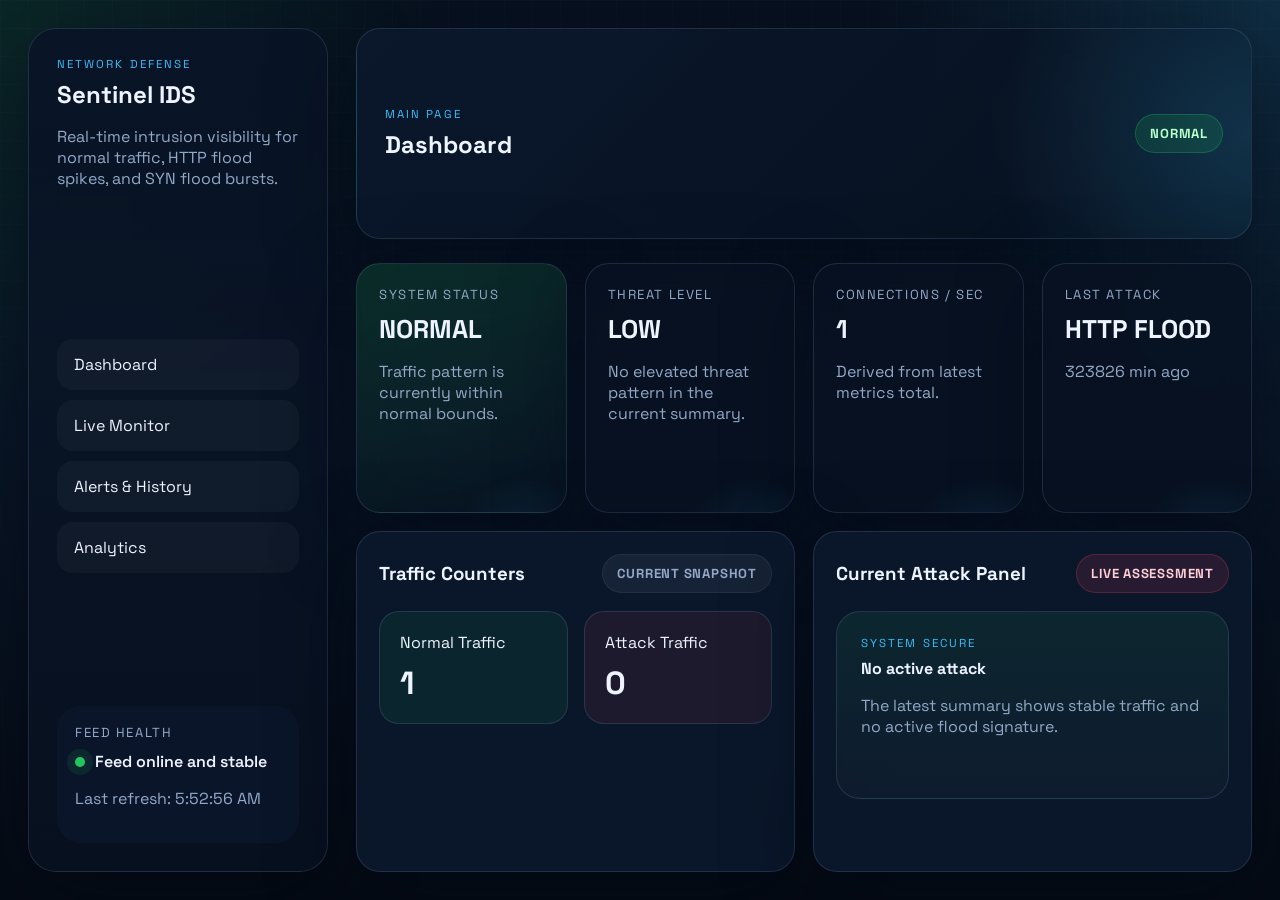
<file: index.html>
<!DOCTYPE html>
<html lang="en">
  <head>
    <meta charset="UTF-8" />
    <meta http-equiv="refresh" content="0; url=./dashboard.html" />
    <meta name="viewport" content="width=device-width, initial-scale=1.0" />
    <title>Sentinel IDS</title>
  </head>
  <body>
    <p>Redirecting to <a href="./dashboard.html">Dashboard</a>...</p>
  </body>
</html>
</file>
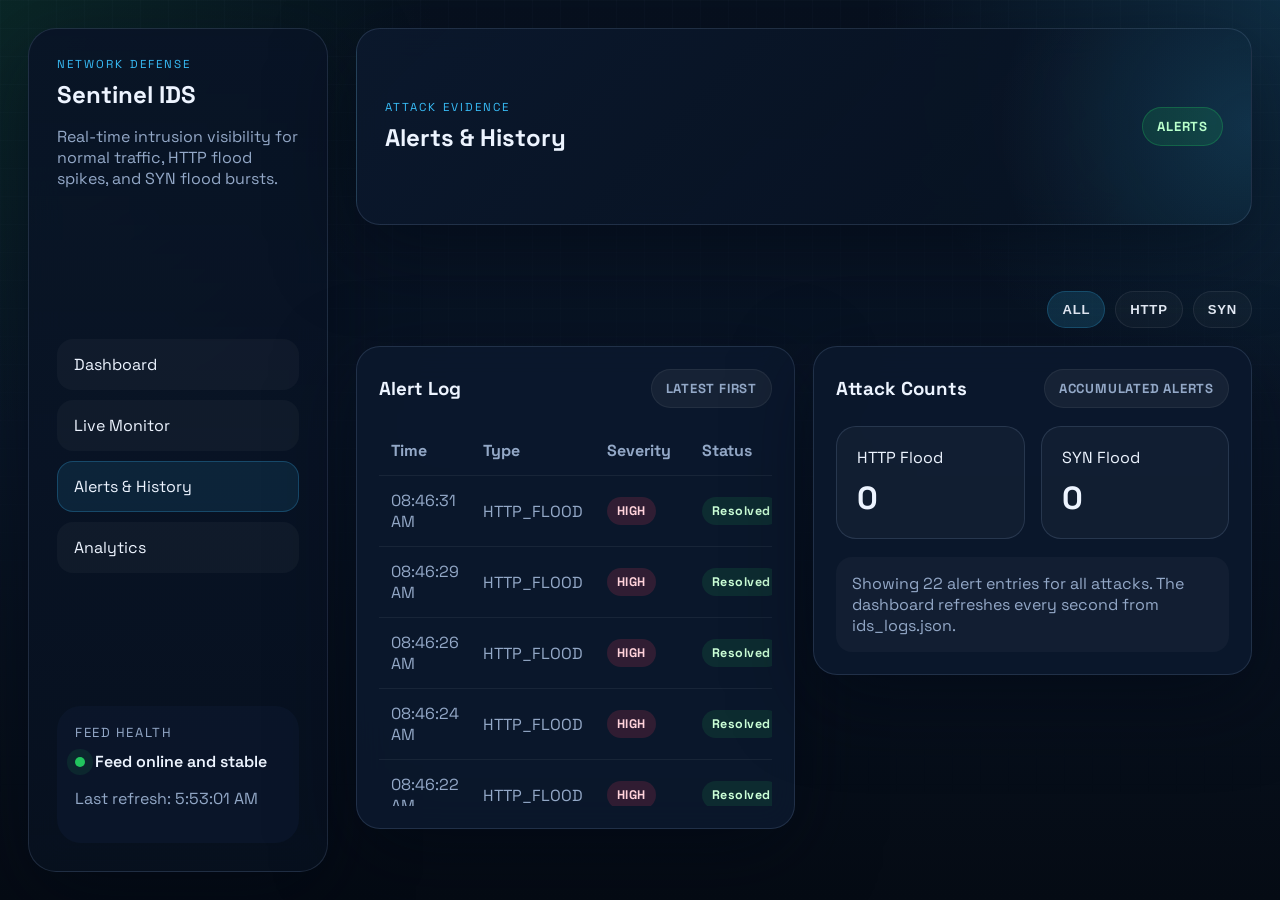
<file: alerts.html>
<!DOCTYPE html>
<html lang="en">
  <head>
    <meta charset="UTF-8" />
    <meta name="viewport" content="width=device-width, initial-scale=1.0" />
    <title>Sentinel IDS - Alerts</title>
    <link rel="preconnect" href="https://fonts.googleapis.com" />
    <link rel="preconnect" href="https://fonts.gstatic.com" crossorigin />
    <link
      href="https://fonts.googleapis.com/css2?family=Space+Grotesk:wght@400;500;700&family=JetBrains+Mono:wght@400;600&display=swap"
      rel="stylesheet"
    />
    <link rel="stylesheet" href="./styles.css" />
  </head>
  <body>
    <div class="app-shell">
      <aside class="sidebar">
        <div>
          <p class="eyebrow">Network Defense</p>
          <h1>Sentinel IDS</h1>
          <p class="sidebar-copy">
            Real-time intrusion visibility for normal traffic, HTTP flood spikes,
            and SYN flood bursts.
          </p>
        </div>

        <nav class="nav-links">
          <a href="dashboard.html">Dashboard</a>
          <a href="monitor.html">Live Monitor</a>
          <a href="alerts.html">Alerts &amp; History</a>
          <a href="analytics.html">Analytics</a>
        </nav>

        <div class="dock-card">
          <p class="dock-label">Feed Health</p>
          <div class="feed-row">
            <span id="poll-indicator" class="indicator"></span>
            <span id="poll-status">Waiting for logs...</span>
          </div>
          <p id="last-updated" class="dock-meta">No refresh yet</p>
        </div>
      </aside>

      <main class="content">
        <header class="hero">
          <div>
            <p class="eyebrow">Attack Evidence</p>
            <h2>Alerts &amp; History</h2>
          </div>
          <div class="hero-badge">ALERTS</div>
        </header>

        <section class="panel-group">
          <div class="section-heading">
            <div></div>
            <div class="filters" id="filters">
              <button class="filter active" data-filter="ALL">All</button>
              <button class="filter" data-filter="HTTP_FLOOD">HTTP</button>
              <button class="filter" data-filter="SYN_FLOOD">SYN</button>
            </div>
          </div>

          <div class="two-column history-layout">
            <article class="panel history-panel">
              <div class="panel-head">
                <h3>Alert Log</h3>
                <span class="chip">Latest first</span>
              </div>
              <div class="table-shell">
                <table>
                  <thead>
                    <tr>
                      <th>Time</th>
                      <th>Type</th>
                      <th>Severity</th>
                      <th>Status</th>
                    </tr>
                  </thead>
                  <tbody id="alerts-table"></tbody>
                </table>
              </div>
            </article>

            <article class="panel">
              <div class="panel-head">
                <h3>Attack Counts</h3>
                <span class="chip">Accumulated alerts</span>
              </div>
              <div class="attack-counts">
                <div class="count-box">
                  <p>HTTP Flood</p>
                  <strong id="http-count">0</strong>
                </div>
                <div class="count-box">
                  <p>SYN Flood</p>
                  <strong id="syn-count">0</strong>
                </div>
              </div>
              <div class="history-note" id="history-note"></div>
            </article>
          </div>
        </section>
      </main>
    </div>

    <script src="./app.js"></script>
  </body>
</html>
</file>
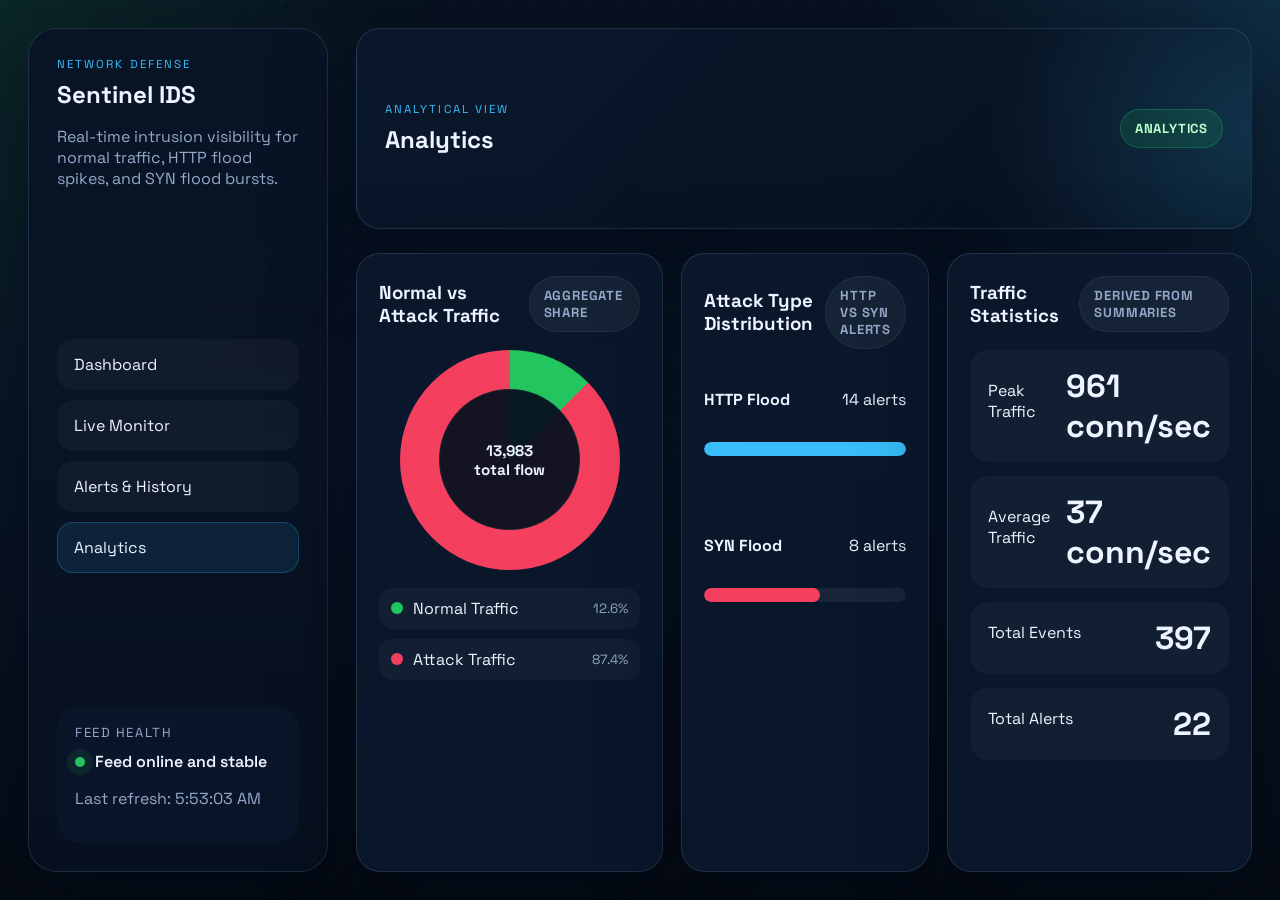
<file: analytics.html>
<!DOCTYPE html>
<html lang="en">
  <head>
    <meta charset="UTF-8" />
    <meta name="viewport" content="width=device-width, initial-scale=1.0" />
    <title>Sentinel IDS - Analytics</title>
    <link rel="preconnect" href="https://fonts.googleapis.com" />
    <link rel="preconnect" href="https://fonts.gstatic.com" crossorigin />
    <link
      href="https://fonts.googleapis.com/css2?family=Space+Grotesk:wght@400;500;700&family=JetBrains+Mono:wght@400;600&display=swap"
      rel="stylesheet"
    />
    <link rel="stylesheet" href="./styles.css" />
  </head>
  <body>
    <div class="app-shell">
      <aside class="sidebar">
        <div>
          <p class="eyebrow">Network Defense</p>
          <h1>Sentinel IDS</h1>
          <p class="sidebar-copy">
            Real-time intrusion visibility for normal traffic, HTTP flood spikes,
            and SYN flood bursts.
          </p>
        </div>

        <nav class="nav-links">
          <a href="dashboard.html">Dashboard</a>
          <a href="monitor.html">Live Monitor</a>
          <a href="alerts.html">Alerts &amp; History</a>
          <a href="analytics.html">Analytics</a>
        </nav>

        <div class="dock-card">
          <p class="dock-label">Feed Health</p>
          <div class="feed-row">
            <span id="poll-indicator" class="indicator"></span>
            <span id="poll-status">Waiting for logs...</span>
          </div>
          <p id="last-updated" class="dock-meta">No refresh yet</p>
        </div>
      </aside>

      <main class="content">
        <header class="hero">
          <div>
            <p class="eyebrow">Analytical View</p>
            <h2>Analytics</h2>
          </div>
          <div class="hero-badge">ANALYTICS</div>
        </header>

        <section class="panel-group">
          <div class="monitor-grid analytics-grid">
            <article class="panel">
              <div class="panel-head">
                <h3>Normal vs Attack Traffic</h3>
                <span class="chip">Aggregate share</span>
              </div>
              <div class="donut-wrap">
                <div id="overall-donut" class="donut-chart large"></div>
                <div id="overall-legend" class="legend"></div>
              </div>
            </article>

            <article class="panel">
              <div class="panel-head">
                <h3>Attack Type Distribution</h3>
                <span class="chip">HTTP vs SYN alerts</span>
              </div>
              <div id="distribution-bars" class="distribution-bars"></div>
            </article>

            <article class="panel">
              <div class="panel-head">
                <h3>Traffic Statistics</h3>
                <span class="chip">Derived from summaries</span>
              </div>
              <div class="stats-stack">
                <div class="stack-row">
                  <span>Peak Traffic</span>
                  <strong id="peak-traffic">0 conn/sec</strong>
                </div>
                <div class="stack-row">
                  <span>Average Traffic</span>
                  <strong id="avg-traffic">0 conn/sec</strong>
                </div>
                <div class="stack-row">
                  <span>Total Events</span>
                  <strong id="total-events">0</strong>
                </div>
                <div class="stack-row">
                  <span>Total Alerts</span>
                  <strong id="total-alerts">0</strong>
                </div>
              </div>
            </article>
          </div>
        </section>
      </main>
    </div>

    <script src="./app.js"></script>
  </body>
</html>
</file>
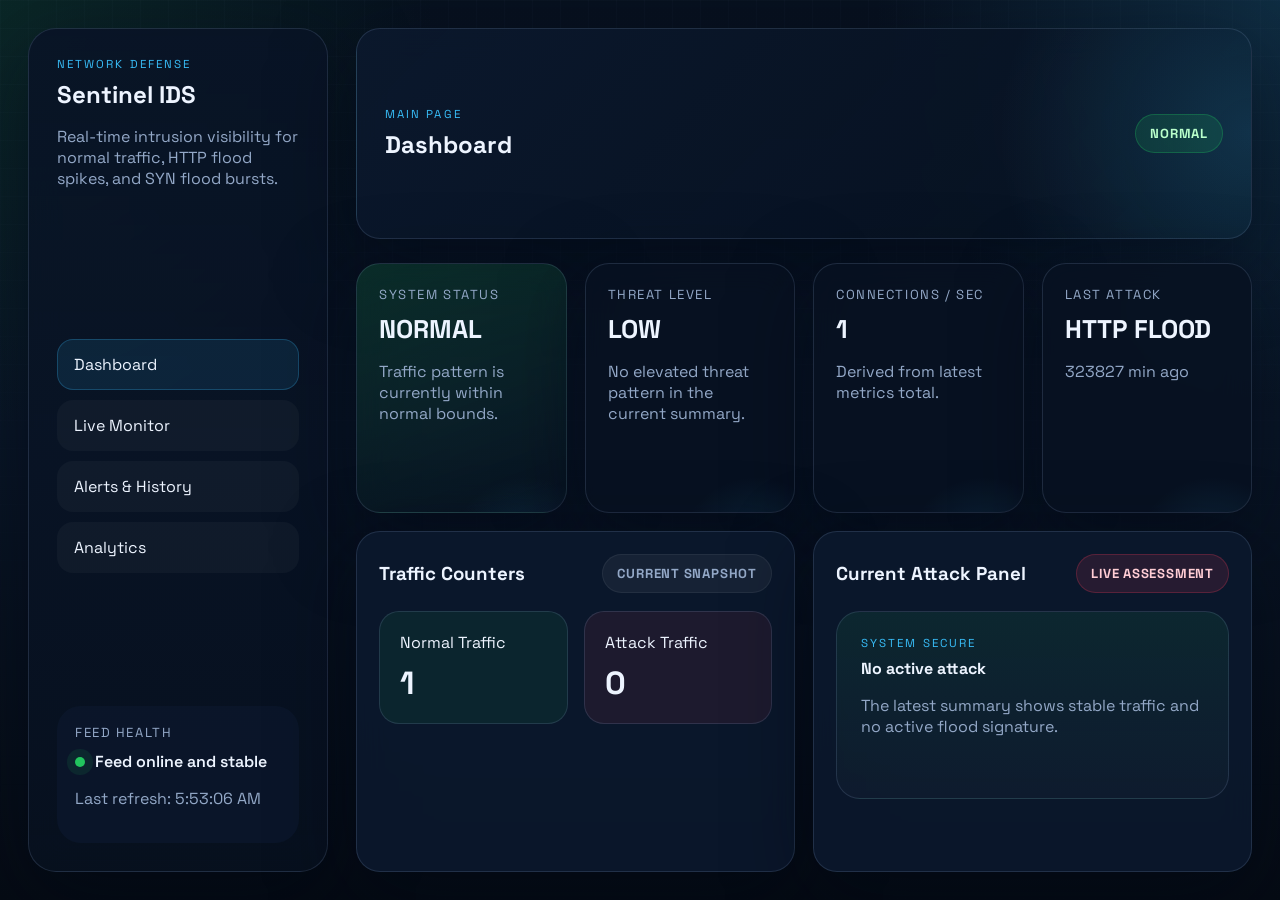
<file: dashboard.html>
<!DOCTYPE html>
<html lang="en">
  <head>
    <meta charset="UTF-8" />
    <meta name="viewport" content="width=device-width, initial-scale=1.0" />
    <title>Sentinel IDS - Dashboard</title>
    <link rel="preconnect" href="https://fonts.googleapis.com" />
    <link rel="preconnect" href="https://fonts.gstatic.com" crossorigin />
    <link
      href="https://fonts.googleapis.com/css2?family=Space+Grotesk:wght@400;500;700&family=JetBrains+Mono:wght@400;600&display=swap"
      rel="stylesheet"
    />
    <link rel="stylesheet" href="./styles.css" />
  </head>
  <body>
    <div class="app-shell">
      <aside class="sidebar">
        <div>
          <p class="eyebrow">Network Defense</p>
          <h1>Sentinel IDS</h1>
          <p class="sidebar-copy">
            Real-time intrusion visibility for normal traffic, HTTP flood spikes,
            and SYN flood bursts.
          </p>
        </div>

        <nav class="nav-links">
          <a href="dashboard.html">Dashboard</a>
          <a href="monitor.html">Live Monitor</a>
          <a href="alerts.html">Alerts &amp; History</a>
          <a href="analytics.html">Analytics</a>
        </nav>

        <div class="dock-card">
          <p class="dock-label">Feed Health</p>
          <div class="feed-row">
            <span id="poll-indicator" class="indicator"></span>
            <span id="poll-status">Waiting for logs...</span>
          </div>
          <p id="last-updated" class="dock-meta">No refresh yet</p>
        </div>
      </aside>

      <main class="content">
        <header class="hero">
          <div>
            <p class="eyebrow">Main Page</p>
            <h2>Dashboard</h2>
          </div>
          <div class="hero-badge" id="hero-status-badge">NORMAL</div>
        </header>

        <section class="panel-group">
          <div class="stats-grid">
            <article class="stat-card status-card">
              <p class="card-label">System Status</p>
              <h4 id="system-status">Loading...</h4>
              <p id="system-status-copy" class="muted">
                Inspecting latest summary event.
              </p>
            </article>

            <article class="stat-card">
              <p class="card-label">Threat Level</p>
              <h4 id="threat-level">-</h4>
              <p id="threat-copy" class="muted">Awaiting detection data.</p>
            </article>

            <article class="stat-card">
              <p class="card-label">Connections / sec</p>
              <h4 id="connections-sec">0</h4>
              <p class="muted">Derived from latest metrics total.</p>
            </article>

            <article class="stat-card">
              <p class="card-label">Last Attack</p>
              <h4 id="last-attack">No alerts yet</h4>
              <p id="last-attack-time" class="muted">Monitoring log stream.</p>
            </article>
          </div>

          <div class="two-column">
            <article class="panel">
              <div class="panel-head">
                <h3>Traffic Counters</h3>
                <span class="chip">Current snapshot</span>
              </div>
              <div class="traffic-counters">
                <div class="counter normal">
                  <p>Normal Traffic</p>
                  <strong id="normal-traffic">0</strong>
                </div>
                <div class="counter attack">
                  <p>Attack Traffic</p>
                  <strong id="attack-traffic">0</strong>
                </div>
              </div>
            </article>

            <article class="panel">
              <div class="panel-head">
                <h3>Current Attack Panel</h3>
                <span class="chip danger">Live assessment</span>
              </div>
              <div id="attack-panel" class="attack-panel secure">
                <div>
                  <p class="eyebrow">System Secure</p>
                  <h4>No active attack</h4>
                  <p class="muted">Normal traffic is currently dominant.</p>
                </div>
              </div>
            </article>
          </div>
        </section>
      </main>
    </div>

    <script src="./app.js"></script>
  </body>
</html>
</file>
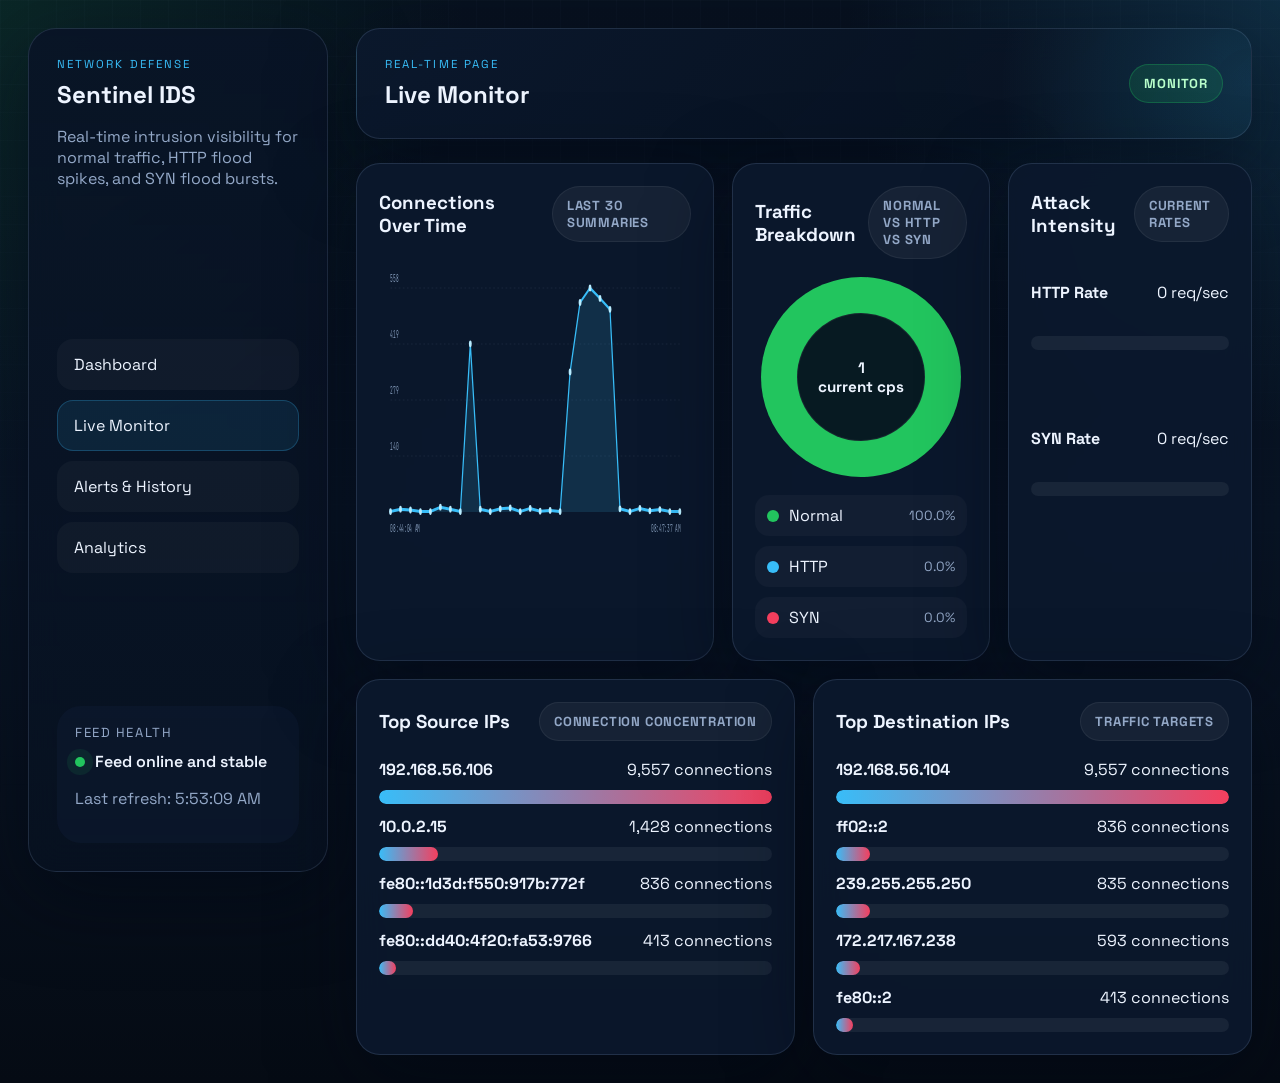
<file: monitor.html>
<!DOCTYPE html>
<html lang="en">
  <head>
    <meta charset="UTF-8" />
    <meta name="viewport" content="width=device-width, initial-scale=1.0" />
    <title>Sentinel IDS - Live Monitor</title>
    <link rel="preconnect" href="https://fonts.googleapis.com" />
    <link rel="preconnect" href="https://fonts.gstatic.com" crossorigin />
    <link
      href="https://fonts.googleapis.com/css2?family=Space+Grotesk:wght@400;500;700&family=JetBrains+Mono:wght@400;600&display=swap"
      rel="stylesheet"
    />
    <link rel="stylesheet" href="./styles.css" />
  </head>
  <body>
    <div class="app-shell">
      <aside class="sidebar">
        <div>
          <p class="eyebrow">Network Defense</p>
          <h1>Sentinel IDS</h1>
          <p class="sidebar-copy">
            Real-time intrusion visibility for normal traffic, HTTP flood spikes,
            and SYN flood bursts.
          </p>
        </div>

        <nav class="nav-links">
          <a href="dashboard.html">Dashboard</a>
          <a href="monitor.html">Live Monitor</a>
          <a href="alerts.html">Alerts &amp; History</a>
          <a href="analytics.html">Analytics</a>
        </nav>

        <div class="dock-card">
          <p class="dock-label">Feed Health</p>
          <div class="feed-row">
            <span id="poll-indicator" class="indicator"></span>
            <span id="poll-status">Waiting for logs...</span>
          </div>
          <p id="last-updated" class="dock-meta">No refresh yet</p>
        </div>
      </aside>

      <main class="content">
        <header class="hero">
          <div>
            <p class="eyebrow">Real-Time Page</p>
            <h2>Live Monitor</h2>
          </div>
          <div class="hero-badge">MONITOR</div>
        </header>

        <section class="panel-group">
          <div class="monitor-grid">
            <article class="panel wide">
              <div class="panel-head">
                <h3>Connections Over Time</h3>
                <span class="chip">Last 30 summaries</span>
              </div>
              <div id="line-chart" class="chart-card"></div>
            </article>

            <article class="panel">
              <div class="panel-head">
                <h3>Traffic Breakdown</h3>
                <span class="chip">Normal vs HTTP vs SYN</span>
              </div>
              <div class="donut-wrap">
                <div id="traffic-donut" class="donut-chart"></div>
                <div id="traffic-legend" class="legend"></div>
              </div>
            </article>

            <article class="panel">
              <div class="panel-head">
                <h3>Attack Intensity</h3>
                <span class="chip">Current rates</span>
              </div>
              <div id="bar-chart" class="bar-chart"></div>
            </article>
          </div>

          <div class="two-column">
            <article class="panel">
              <div class="panel-head">
                <h3>Top Source IPs</h3>
                <span class="chip">Connection concentration</span>
              </div>
              <div id="top-src" class="ip-list"></div>
            </article>

            <article class="panel">
              <div class="panel-head">
                <h3>Top Destination IPs</h3>
                <span class="chip">Traffic targets</span>
              </div>
              <div id="top-dst" class="ip-list"></div>
            </article>
          </div>
        </section>
      </main>
    </div>

    <script src="./app.js"></script>
  </body>
</html>
</file>
<file: styles.css>
:root {
  --bg: #07111f;
  --bg-soft: #101d33;
  --panel: rgba(8, 18, 34, 0.82);
  --panel-strong: rgba(11, 24, 45, 0.92);
  --border: rgba(140, 168, 206, 0.18);
  --text: #edf4ff;
  --muted: #93a8c7;
  --accent: #38bdf8;
  --accent-2: #22c55e;
  --warn: #f59e0b;
  --danger: #f43f5e;
  --danger-soft: rgba(244, 63, 94, 0.12);
  --shadow: 0 24px 80px rgba(1, 8, 20, 0.5);
  --radius: 24px;
}

* {
  box-sizing: border-box;
}

html {
  scroll-behavior: smooth;
}

body {
  margin: 0;
  min-height: 100vh;
  font-family: "Space Grotesk", sans-serif;
  color: var(--text);
  background:
    radial-gradient(circle at top left, rgba(34, 197, 94, 0.12), transparent 28%),
    radial-gradient(circle at top right, rgba(56, 189, 248, 0.16), transparent 26%),
    linear-gradient(180deg, #07111f 0%, #091526 48%, #050b14 100%);
}

body::before {
  content: "";
  position: fixed;
  inset: 0;
  pointer-events: none;
  background-image:
    linear-gradient(rgba(147, 168, 199, 0.05) 1px, transparent 1px),
    linear-gradient(90deg, rgba(147, 168, 199, 0.05) 1px, transparent 1px);
  background-size: 28px 28px;
  mask-image: linear-gradient(180deg, rgba(0, 0, 0, 0.5), transparent 95%);
}

.app-shell {
  display: grid;
  grid-template-columns: 300px minmax(0, 1fr);
  gap: 28px;
  padding: 28px;
}

.sidebar,
.panel,
.hero,
.stat-card {
  backdrop-filter: blur(16px);
  border: 1px solid var(--border);
  box-shadow: var(--shadow);
}

.sidebar {
  position: sticky;
  top: 28px;
  height: calc(100vh - 56px);
  padding: 28px;
  border-radius: 28px;
  background: linear-gradient(180deg, rgba(9, 20, 38, 0.95), rgba(8, 18, 34, 0.72));
  display: flex;
  flex-direction: column;
  justify-content: space-between;
}

.sidebar h1,
.hero h2,
.section-heading h3,
.panel-head h3,
.stat-card h4,
.attack-panel h4 {
  margin: 0;
}

.sidebar-copy,
.muted,
.dock-meta,
.legend small,
table th,
table td {
  color: var(--muted);
}

.eyebrow {
  margin: 0 0 8px;
  text-transform: uppercase;
  letter-spacing: 0.18em;
  font-size: 0.72rem;
  color: var(--accent);
}

.nav-links {
  display: grid;
  gap: 10px;
  margin: 28px 0;
}

.nav-links a {
  color: var(--text);
  text-decoration: none;
  padding: 14px 16px;
  border-radius: 16px;
  background: rgba(255, 255, 255, 0.03);
  border: 1px solid transparent;
  transition: 180ms ease;
}

.nav-links a:hover,
.nav-links a.active {
  border-color: rgba(56, 189, 248, 0.25);
  background: rgba(56, 189, 248, 0.1);
}

.dock-card,
.hero,
.panel,
.stat-card {
  border-radius: var(--radius);
  background: var(--panel);
}

.dock-card {
  padding: 18px;
  background: rgba(12, 24, 45, 0.76);
}

.dock-label,
.card-label {
  margin: 0 0 10px;
  font-size: 0.82rem;
  text-transform: uppercase;
  letter-spacing: 0.12em;
  color: var(--muted);
}

.feed-row {
  display: flex;
  align-items: center;
  gap: 10px;
  font-weight: 600;
}

.indicator {
  width: 10px;
  height: 10px;
  border-radius: 999px;
  background: var(--warn);
  box-shadow: 0 0 0 8px rgba(245, 158, 11, 0.1);
}

.indicator.online {
  background: var(--accent-2);
  box-shadow: 0 0 0 8px rgba(34, 197, 94, 0.1);
}

.indicator.alert {
  background: var(--danger);
  box-shadow: 0 0 0 8px rgba(244, 63, 94, 0.12);
}

.content {
  display: grid;
  gap: 24px;
}

.hero {
  padding: 28px;
  display: flex;
  align-items: center;
  justify-content: space-between;
  gap: 16px;
  background:
    radial-gradient(circle at right center, rgba(56, 189, 248, 0.18), transparent 28%),
    linear-gradient(135deg, rgba(11, 24, 45, 0.95), rgba(7, 17, 31, 0.88));
}

.hero-badge,
.chip,
.filter {
  border-radius: 999px;
  padding: 10px 14px;
  font-size: 0.82rem;
  font-weight: 700;
  letter-spacing: 0.06em;
  text-transform: uppercase;
}

.hero-badge {
  background: rgba(34, 197, 94, 0.14);
  color: #b9ffcb;
  border: 1px solid rgba(34, 197, 94, 0.28);
}

.hero-badge.attack {
  background: rgba(244, 63, 94, 0.16);
  color: #ffd4dc;
  border-color: rgba(244, 63, 94, 0.32);
}

.panel-group {
  display: grid;
  gap: 18px;
}

.section-heading {
  display: flex;
  justify-content: space-between;
  align-items: end;
  gap: 16px;
}

.stats-grid,
.monitor-grid,
.two-column {
  display: grid;
  gap: 18px;
}

.stats-grid {
  grid-template-columns: repeat(4, minmax(0, 1fr));
}

.stat-card {
  padding: 22px;
  position: relative;
  overflow: hidden;
}

.stat-card::after {
  content: "";
  position: absolute;
  inset: auto -20% -50% auto;
  width: 160px;
  height: 160px;
  background: radial-gradient(circle, rgba(56, 189, 248, 0.14), transparent 70%);
}

.status-card {
  background:
    linear-gradient(160deg, rgba(34, 197, 94, 0.16), rgba(8, 18, 34, 0.82));
}

.status-card.attack {
  background:
    linear-gradient(160deg, rgba(244, 63, 94, 0.22), rgba(8, 18, 34, 0.86));
}

.stat-card h4 {
  font-size: clamp(1.35rem, 2vw, 2rem);
  margin-bottom: 10px;
}

.panel {
  padding: 22px;
  background: var(--panel-strong);
}

.panel-head {
  display: flex;
  justify-content: space-between;
  align-items: center;
  gap: 12px;
  margin-bottom: 18px;
}

.chip {
  background: rgba(255, 255, 255, 0.05);
  border: 1px solid rgba(255, 255, 255, 0.06);
  color: var(--muted);
}

.chip.danger {
  color: #ffcdd5;
  background: rgba(244, 63, 94, 0.12);
  border-color: rgba(244, 63, 94, 0.24);
}

.two-column {
  grid-template-columns: repeat(2, minmax(0, 1fr));
}

.traffic-counters,
.attack-counts {
  display: grid;
  grid-template-columns: repeat(2, minmax(0, 1fr));
  gap: 16px;
}

.counter,
.count-box {
  padding: 20px;
  border-radius: 20px;
  border: 1px solid var(--border);
  background: rgba(255, 255, 255, 0.03);
}

.counter.normal {
  background: rgba(34, 197, 94, 0.08);
}

.counter.attack {
  background: rgba(244, 63, 94, 0.08);
}

.counter p,
.count-box p,
.stack-row span {
  margin: 0 0 10px;
}

.counter strong,
.count-box strong,
.stack-row strong {
  font-size: 2rem;
}

.attack-panel {
  min-height: 188px;
  border-radius: 24px;
  border: 1px solid var(--border);
  padding: 24px;
  display: flex;
  align-items: stretch;
  background:
    linear-gradient(180deg, rgba(255, 255, 255, 0.03), rgba(255, 255, 255, 0.01));
}

.attack-panel.secure {
  background:
    linear-gradient(180deg, rgba(34, 197, 94, 0.09), rgba(255, 255, 255, 0.02));
}

.attack-panel.attacking {
  background:
    linear-gradient(180deg, rgba(244, 63, 94, 0.14), rgba(255, 255, 255, 0.02));
}

.attack-details {
  display: grid;
  gap: 14px;
  grid-template-columns: repeat(2, minmax(0, 1fr));
  width: 100%;
}

.detail {
  padding: 14px;
  border-radius: 18px;
  background: rgba(0, 0, 0, 0.18);
  border: 1px solid rgba(255, 255, 255, 0.06);
}

.detail span {
  display: block;
  margin-bottom: 8px;
  color: var(--muted);
  font-size: 0.82rem;
}

.monitor-grid {
  grid-template-columns: 1.25fr 0.9fr 0.85fr;
}

.monitor-grid .wide {
  grid-column: span 1;
}

.chart-card,
.bar-chart,
.distribution-bars {
  min-height: 280px;
}

.line-svg {
  width: 100%;
  height: 280px;
}

.axis-text,
.grid-label {
  font-family: "JetBrains Mono", monospace;
  font-size: 11px;
  fill: #7f96b5;
}

.line-path {
  fill: none;
  stroke: var(--accent);
  stroke-width: 3;
  stroke-linecap: round;
  stroke-linejoin: round;
}

.area-path {
  fill: rgba(56, 189, 248, 0.14);
}

.point-dot {
  fill: #b8ecff;
}

.donut-wrap {
  display: grid;
  gap: 18px;
  justify-items: center;
}

.donut-chart {
  width: 200px;
  aspect-ratio: 1;
  border-radius: 50%;
  position: relative;
  background: conic-gradient(var(--accent) 0deg, rgba(255, 255, 255, 0.08) 0deg 360deg);
}

.donut-chart.large {
  width: 220px;
}

.donut-chart::after {
  content: attr(data-center);
  position: absolute;
  inset: 18%;
  display: grid;
  place-items: center;
  text-align: center;
  white-space: pre-line;
  border-radius: 50%;
  background: rgba(7, 17, 31, 0.95);
  border: 1px solid rgba(255, 255, 255, 0.06);
  font-weight: 700;
  font-size: 0.95rem;
}

.legend {
  width: 100%;
  display: grid;
  gap: 10px;
}

.legend-item {
  display: flex;
  align-items: center;
  justify-content: space-between;
  gap: 10px;
  padding: 10px 12px;
  border-radius: 14px;
  background: rgba(255, 255, 255, 0.03);
}

.legend-left {
  display: flex;
  align-items: center;
  gap: 10px;
}

.swatch {
  width: 12px;
  height: 12px;
  border-radius: 999px;
}

.bar-chart,
.distribution-bars,
.ip-list {
  display: grid;
  gap: 12px;
}

.bar-row,
.distribution-row,
.ip-row {
  display: grid;
  gap: 10px;
}

.bar-meta,
.ip-meta {
  display: flex;
  justify-content: space-between;
  gap: 12px;
  align-items: center;
}

.bar-track {
  height: 14px;
  border-radius: 999px;
  overflow: hidden;
  background: rgba(255, 255, 255, 0.06);
}

.bar-fill {
  height: 100%;
  border-radius: inherit;
}

.filters {
  display: flex;
  gap: 10px;
  flex-wrap: wrap;
}

.filter {
  cursor: pointer;
  border: 1px solid rgba(255, 255, 255, 0.08);
  background: rgba(255, 255, 255, 0.03);
  color: var(--text);
}

.filter.active {
  background: rgba(56, 189, 248, 0.16);
  border-color: rgba(56, 189, 248, 0.24);
}

.history-layout {
  align-items: start;
}

.history-panel {
  min-height: 440px;
}

.table-shell {
  overflow: auto;
  max-height: 380px;
}

table {
  width: 100%;
  border-collapse: collapse;
}

th,
td {
  text-align: left;
  padding: 14px 12px;
  border-bottom: 1px solid rgba(255, 255, 255, 0.06);
}

td {
  color: var(--text);
}

.severity-pill,
.status-pill {
  display: inline-flex;
  align-items: center;
  border-radius: 999px;
  padding: 6px 10px;
  font-size: 0.78rem;
  font-weight: 700;
  letter-spacing: 0.04em;
}

.severity-pill.high,
.status-pill.active {
  background: rgba(244, 63, 94, 0.16);
  color: #ffd2da;
}

.severity-pill.medium {
  background: rgba(245, 158, 11, 0.16);
  color: #ffdca4;
}

.severity-pill.low,
.status-pill.resolved {
  background: rgba(34, 197, 94, 0.12);
  color: #cbffd7;
}

.history-note {
  margin-top: 18px;
  padding: 16px;
  border-radius: 16px;
  background: rgba(255, 255, 255, 0.03);
  color: var(--muted);
}

.stats-stack {
  display: grid;
  gap: 14px;
}

.stack-row {
  display: flex;
  justify-content: space-between;
  gap: 16px;
  align-items: center;
  padding: 16px 18px;
  border-radius: 18px;
  background: rgba(255, 255, 255, 0.03);
}

.empty-state {
  color: var(--muted);
  padding: 16px;
  border-radius: 14px;
  background: rgba(255, 255, 255, 0.03);
}

@media (max-width: 1180px) {
  .app-shell {
    grid-template-columns: 1fr;
  }

  .sidebar {
    position: static;
    height: auto;
  }

  .stats-grid,
  .monitor-grid,
  .two-column {
    grid-template-columns: repeat(2, minmax(0, 1fr));
  }
}

@media (max-width: 760px) {
  .app-shell {
    padding: 16px;
  }

  .hero,
  .section-heading,
  .panel-head {
    flex-direction: column;
    align-items: flex-start;
  }

  .stats-grid,
  .monitor-grid,
  .two-column,
  .traffic-counters,
  .attack-counts,
  .attack-details {
    grid-template-columns: 1fr;
  }

  .stat-card,
  .panel,
  .hero,
  .sidebar {
    border-radius: 20px;
  }

  .donut-chart,
  .donut-chart.large {
    width: 180px;
  }
}
</file>
